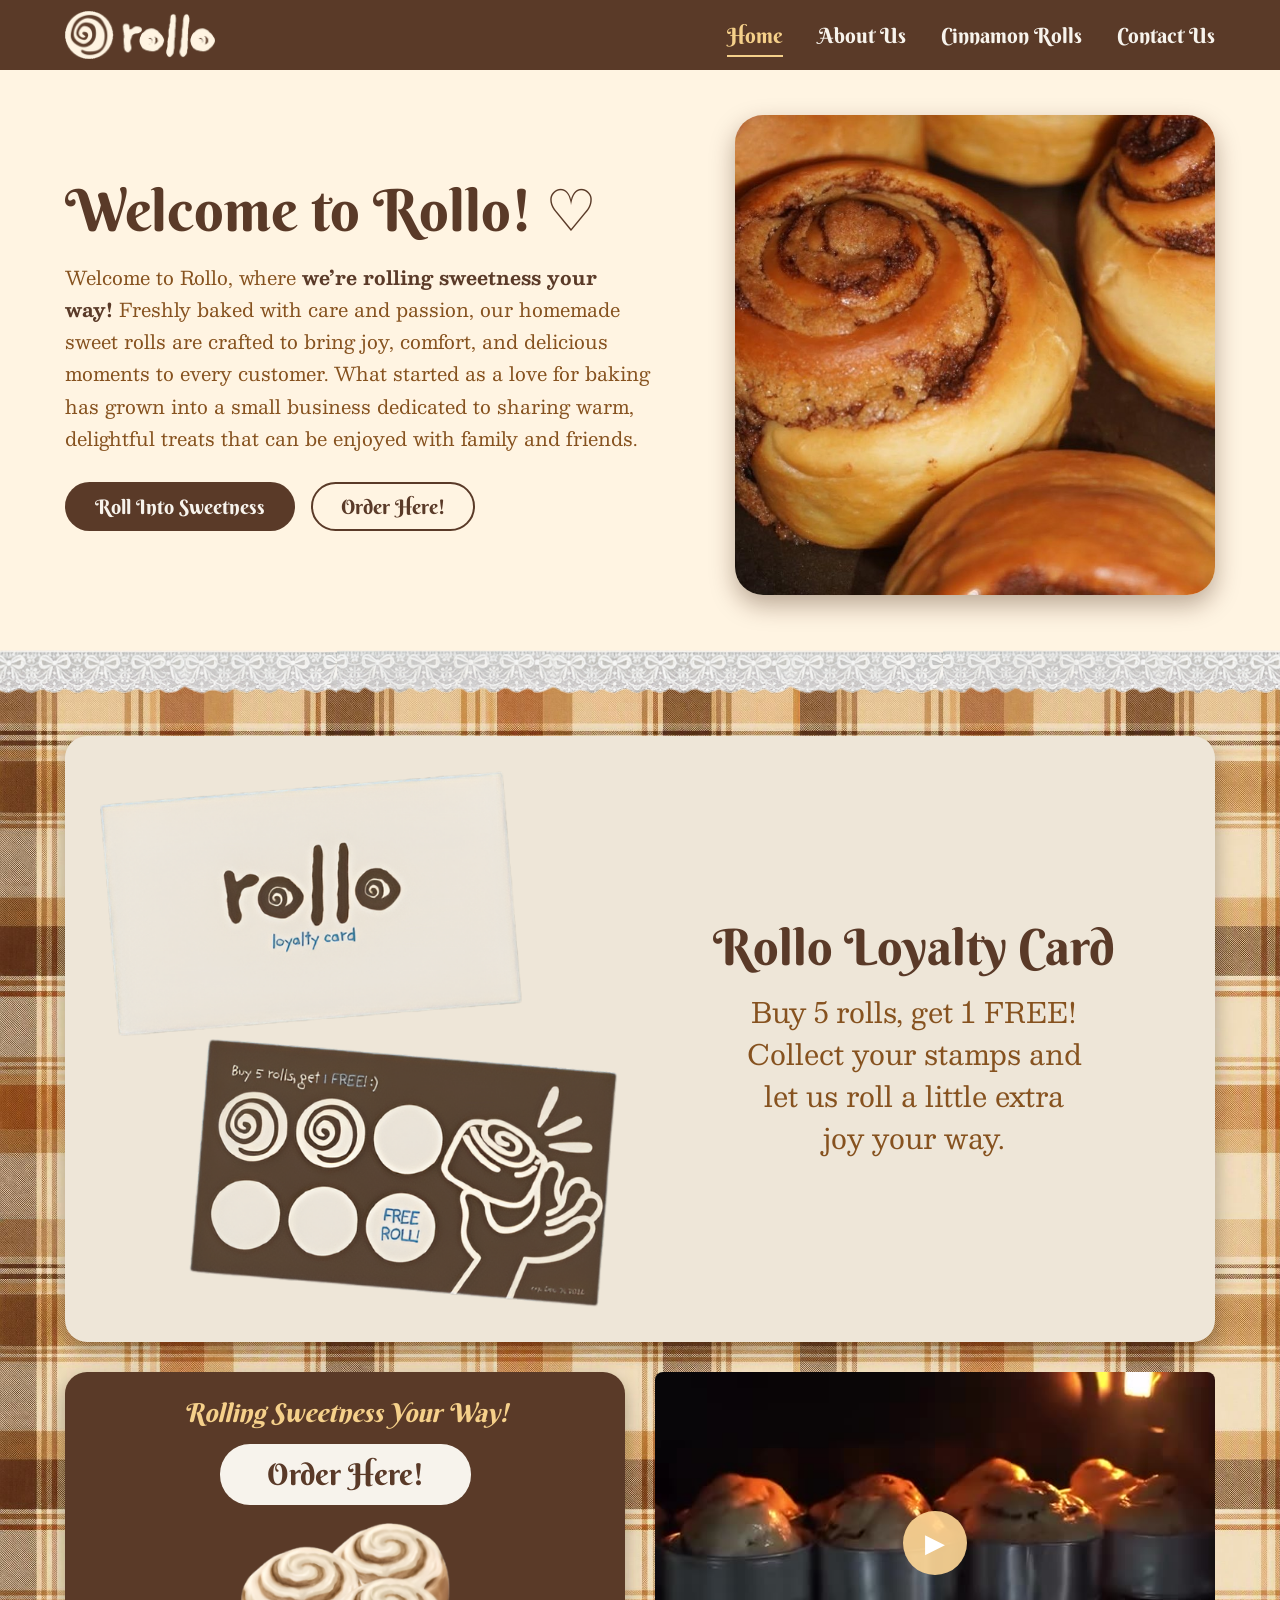
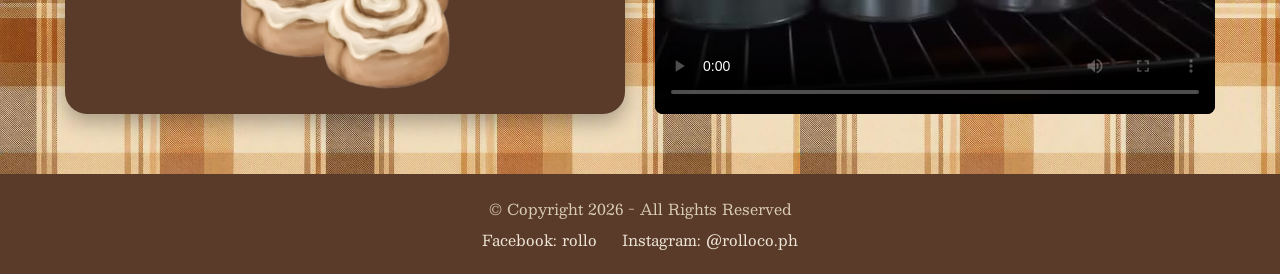
<file: index.html>
<!DOCTYPE html>
<html lang="en">
<head>
  <meta charset="UTF-8">
  <meta name="viewport" content="width=device-width, initial-scale=1">
  <meta name="description" content="Rollo sells freshly baked homemade cinnamon rolls in Angeles City, Pampanga. Buy 5 rolls, get 1 FREE!">
  <title>Rollo | Homemade Cinnamon Rolls</title>
  <link rel="icon" href="favicon.ico" sizes="any">
  <link rel="icon" type="image/png" sizes="32x32" href="images/favicon-32.png">
  <link rel="icon" type="image/png" sizes="16x16" href="images/favicon-16.png">
  <link rel="apple-touch-icon" href="images/apple-touch-icon.png">
  <link href="https://fonts.googleapis.com/css2?family=Berkshire+Swash&family=Besley:ital,wght@0,400;0,700;1,400&display=swap" rel="stylesheet">
  <link rel="stylesheet" href="style.css">
</head>
<body>

  <!-- HEADER: logo and navigation -->
  <header>
    <div class="header-box">
      <a href="index.html"><img class="logo" src="images/logo.png" alt="Rollo logo"></a>

      <!-- hamburger button (tablet and mobile) -->
      <button id="menuButton" class="menu-button" type="button" aria-label="Menu">
        <span></span>
        <span></span>
        <span></span>
      </button>

      <nav id="menu" class="menu">
        <ul>
        <li><a href="index.html" class="current">Home</a></li>
        <li><a href="about.html">About Us</a></li>
        <li><a href="cinnamon-rolls.html">Cinnamon Rolls</a></li>
        <li><a href="contact.html">Contact Us</a></li>
        </ul>
      </nav>
    </div>
  </header>


  <!-- HERO -->
  <section class="hero">
    <div class="hero-inner">
      <div class="hero-text">
        <h1>Welcome to Rollo! ♡</h1>
        <p>
          Welcome to Rollo, where <strong>we’re rolling sweetness your way!</strong>
          Freshly baked with care and passion, our homemade sweet rolls are crafted to
          bring joy, comfort, and delicious moments to every customer. What started as a
          love for baking has grown into a small business dedicated to sharing warm,
          delightful treats that can be enjoyed with family and friends.
        </p>
        <div class="hero-buttons">
          <a class="button dark-button" href="cinnamon-rolls.html">Roll Into Sweetness</a>
          <a class="button outline-button" href="order-form.html">Order Here!</a>
        </div>
      </div>
      <figure class="hero-photo">
        <img src="images/welcome-rolls.jpg" alt="Freshly baked cinnamon rolls">
      </figure>
    </div>
  </section>
  <div class="lace"></div>

  <!-- MAIN -->
  <main>
    <div class="box">

      <!-- Loyalty card -->
      <section class="card cream-card loyalty">
        <img src="images/loyalty-card.png" alt="Rollo loyalty card, front and back">
        <div class="loyalty-text">
          <h2>Rollo Loyalty Card</h2>
          <p>Buy 5 rolls, get 1 FREE!<br>Collect your stamps and<br>let us roll a little extra<br>joy your way.</p>
        </div>
      </section>

      <div class="home-row">
      <!-- Order box -->
      <section class="card brown-card order-box">
        <h2 class="hidden">Order now</h2>
        <div class="text-side">
          <p>Rolling Sweetness Your Way!</p>
          <a class="button cream-button" href="order-form.html">Order Here!</a>
        </div>
        <img src="images/cta-rolls.png" alt="Iced cinnamon rolls">
      </section>

      <!-- Video -->
      <section class="video-box">
        <h2 class="hidden">Video</h2>
        <video id="video" controls poster="images/video-poster.jpg">
          <source src="videos/rollo-baking.mp4" type="video/mp4">
          Your browser does not support the video tag.
        </video>
        <button id="playButton" class="play-button" type="button" aria-label="Play video">&#9654;</button>
      </section>
      </div>

    </div>
  </main>

  <!-- FOOTER -->
  <footer>
    <p>© Copyright <span id="year">2026</span> - All Rights Reserved</p>
    <a href="https://www.facebook.com/" target="_blank">Facebook: rollo</a>
    <a href="https://www.instagram.com/rolloco.ph" target="_blank">Instagram: @rolloco.ph</a>
  </footer>

  <script src="script.js"></script>
</body>
</html>
</file>
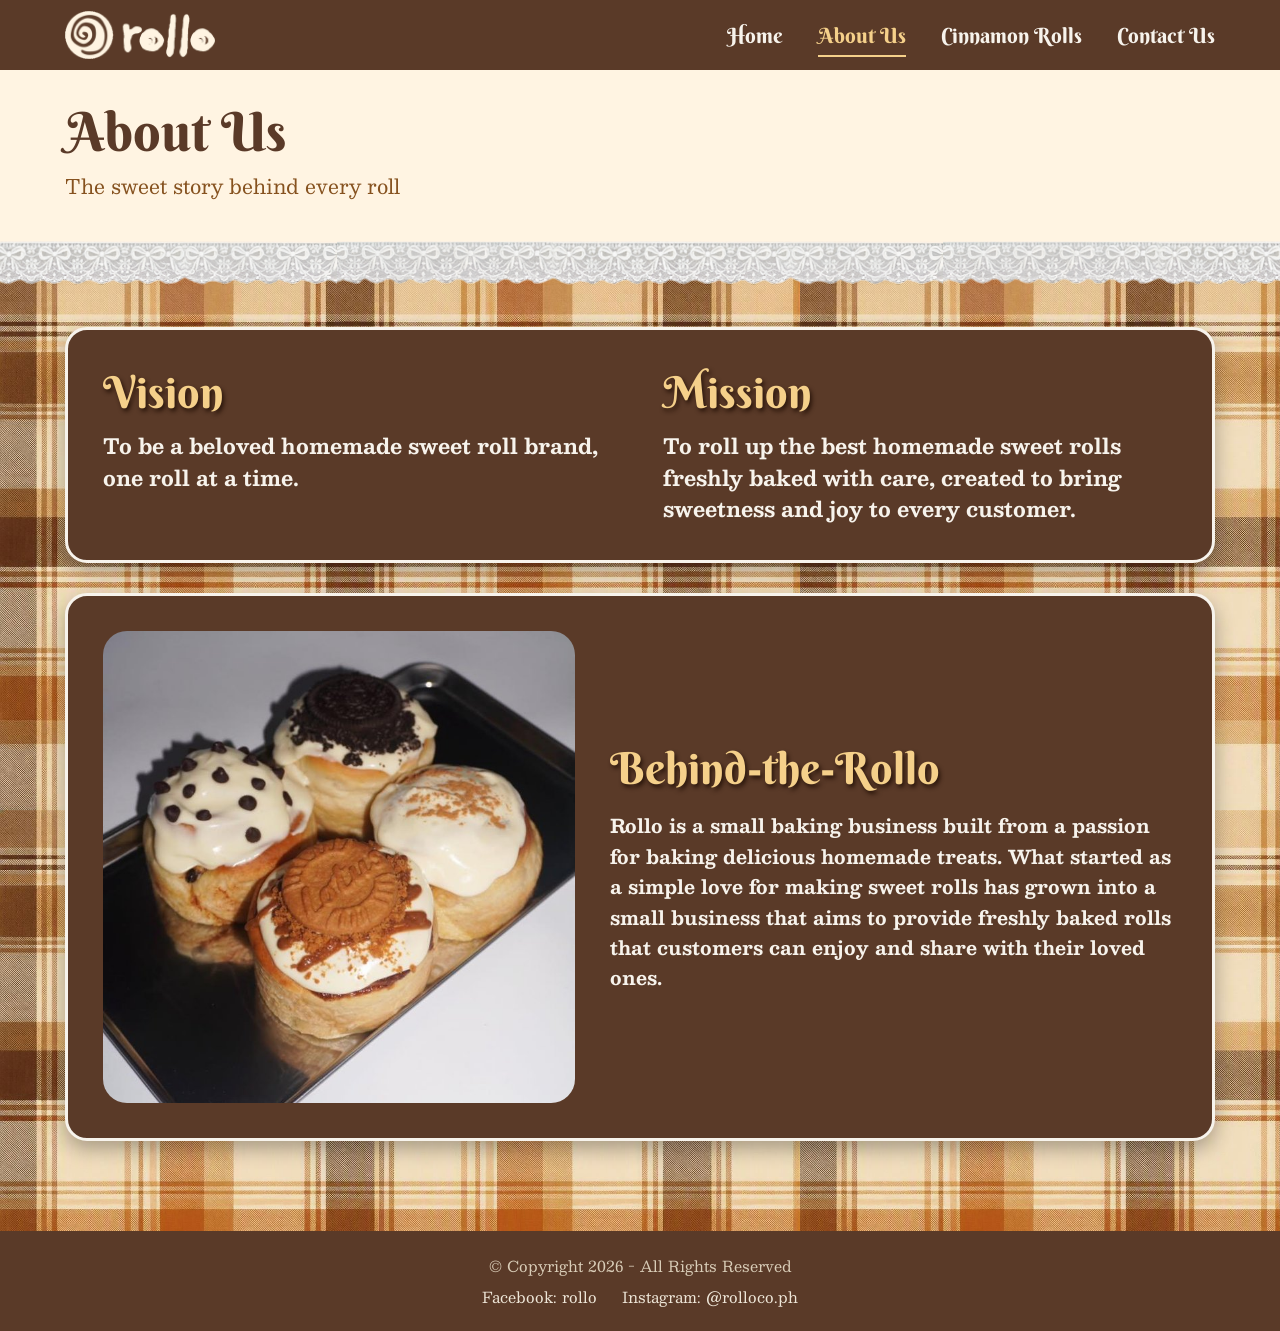
<file: about.html>
<!DOCTYPE html>
<html lang="en">
<head>
  <meta charset="UTF-8">
  <meta name="viewport" content="width=device-width, initial-scale=1">
  <meta name="description" content="Learn about the vision, mission and story behind Rollo homemade sweet rolls.">
  <title>About Us | Rollo</title>
  <link rel="icon" href="favicon.ico" sizes="any">
  <link rel="icon" type="image/png" sizes="32x32" href="images/favicon-32.png">
  <link rel="icon" type="image/png" sizes="16x16" href="images/favicon-16.png">
  <link rel="apple-touch-icon" href="images/apple-touch-icon.png">
  <link href="https://fonts.googleapis.com/css2?family=Berkshire+Swash&family=Besley:ital,wght@0,400;0,700;1,400&display=swap" rel="stylesheet">
  <link rel="stylesheet" href="style.css">
</head>
<body>

  <!-- HEADER: logo and navigation -->
  <header>
    <div class="header-box">
      <a href="index.html"><img class="logo" src="images/logo.png" alt="Rollo logo"></a>

      <!-- hamburger button (tablet and mobile) -->
      <button id="menuButton" class="menu-button" type="button" aria-label="Menu">
        <span></span>
        <span></span>
        <span></span>
      </button>

      <nav id="menu" class="menu">
        <ul>
        <li><a href="index.html">Home</a></li>
        <li><a href="about.html" class="current">About Us</a></li>
        <li><a href="cinnamon-rolls.html">Cinnamon Rolls</a></li>
        <li><a href="contact.html">Contact Us</a></li>
        </ul>
      </nav>
    </div>
  </header>


  <!-- PAGE TITLE BANNER -->
  <div class="banner">
    <div class="banner-inner">
      <h1>About Us</h1>
      <p>The sweet story behind every roll</p>
    </div>
  </div>
  <div class="lace"></div>

  <!-- MAIN -->
  <main>
    <div class="box">

      <!-- Vision and Mission -->
      <section class="card dark-card vision-box">
        <div>
          <h2>Vision</h2>
          <p>To be a beloved homemade sweet roll brand, one roll at a time.</p>
        </div>
        <div>
          <h2>Mission</h2>
          <p>To roll up the best homemade sweet rolls freshly baked with care, created to bring sweetness and joy to every customer.</p>
        </div>
      </section>

      <!-- Behind-the-Rollo -->
      <section class="card dark-card behind">
        <figure>
          <img src="images/behind-the-rollo.jpg" alt="Cinnamon rolls on a baking tray">
        </figure>
        <div class="behind-text">
          <h2>Behind-the-Rollo</h2>
          <p>Rollo is a small baking business built from a passion for baking delicious homemade treats. What started as a simple love for making sweet rolls has grown into a small business that aims to provide freshly baked rolls that customers can enjoy and share with their loved ones.</p>
        </div>
      </section>

    </div>
  </main>

  <!-- FOOTER -->
  <footer>
    <p>© Copyright <span id="year">2026</span> - All Rights Reserved</p>
    <a href="https://www.facebook.com/" target="_blank">Facebook: rollo</a>
    <a href="https://www.instagram.com/rolloco.ph" target="_blank">Instagram: @rolloco.ph</a>
  </footer>

  <script src="script.js"></script>
</body>
</html>
</file>
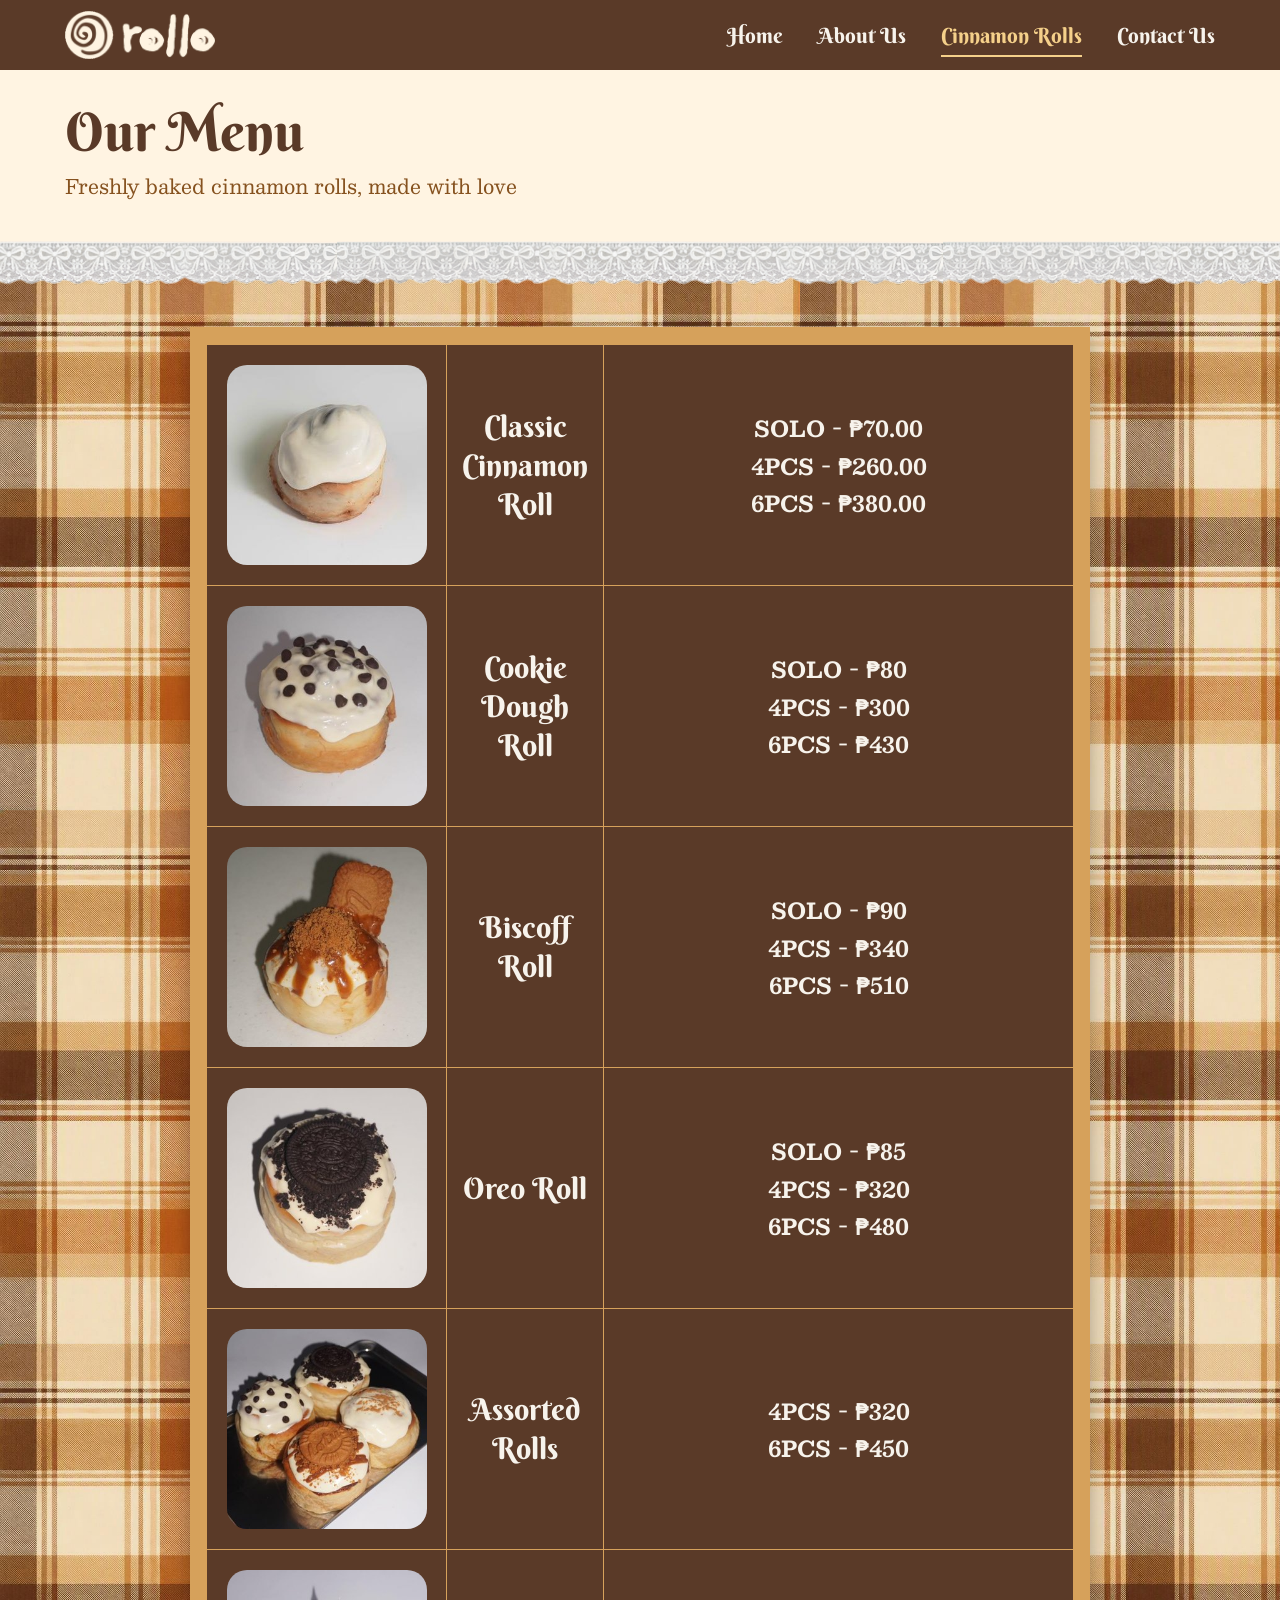
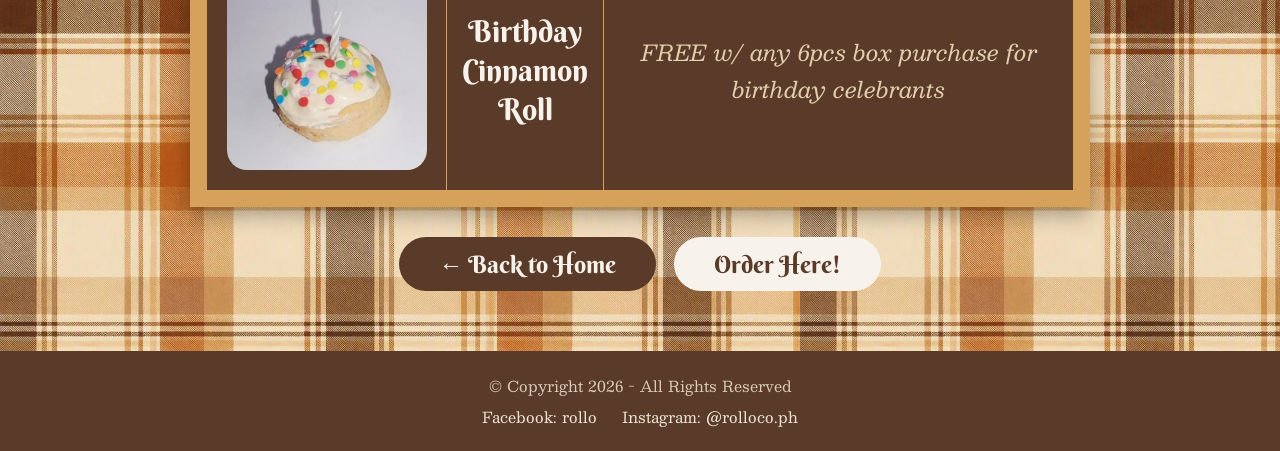
<file: cinnamon-rolls.html>
<!DOCTYPE html>
<html lang="en">
<head>
  <meta charset="UTF-8">
  <meta name="viewport" content="width=device-width, initial-scale=1">
  <meta name="description" content="See the Rollo menu: Classic, Cookie Dough, Biscoff, Oreo, Assorted and Birthday cinnamon rolls with prices.">
  <title>Cinnamon Rolls | Rollo</title>
  <link rel="icon" href="favicon.ico" sizes="any">
  <link rel="icon" type="image/png" sizes="32x32" href="images/favicon-32.png">
  <link rel="icon" type="image/png" sizes="16x16" href="images/favicon-16.png">
  <link rel="apple-touch-icon" href="images/apple-touch-icon.png">
  <link href="https://fonts.googleapis.com/css2?family=Berkshire+Swash&family=Besley:ital,wght@0,400;0,700;1,400&display=swap" rel="stylesheet">
  <link rel="stylesheet" href="style.css">
</head>
<body>

  <!-- HEADER: logo and navigation -->
  <header>
    <div class="header-box">
      <a href="index.html"><img class="logo" src="images/logo.png" alt="Rollo logo"></a>

      <!-- hamburger button (tablet and mobile) -->
      <button id="menuButton" class="menu-button" type="button" aria-label="Menu">
        <span></span>
        <span></span>
        <span></span>
      </button>

      <nav id="menu" class="menu">
        <ul>
        <li><a href="index.html">Home</a></li>
        <li><a href="about.html">About Us</a></li>
        <li><a href="cinnamon-rolls.html" class="current">Cinnamon Rolls</a></li>
        <li><a href="contact.html">Contact Us</a></li>
        </ul>
      </nav>
    </div>
  </header>


  <!-- PAGE TITLE BANNER -->
  <div class="banner">
    <div class="banner-inner">
      <h1>Our Menu</h1>
      <p>Freshly baked cinnamon rolls, made with love</p>
    </div>
  </div>
  <div class="lace"></div>

  <!-- MAIN -->
  <main>
    <div class="box">

      <section>
        <div class="menu-frame">
          <table class="menu-table">
            <caption class="hidden">Rollo cinnamon rolls and prices</caption>
          <tr>
            <td><img src="images/menu-classic.jpg" alt="Classic cinnamon roll"></td>
            <th scope="row" class="roll-name">Classic <br>Cinnamon <br>Roll</th>
            <td class="roll-price">SOLO - ₱70.00<br>4PCS - ₱260.00<br>6PCS - ₱380.00</td>
          </tr>
          <tr>
            <td><img src="images/menu-cookie-dough.jpg" alt="Cookie dough roll"></td>
            <th scope="row" class="roll-name">Cookie <br>Dough <br>Roll</th>
            <td class="roll-price">SOLO - ₱80<br>4PCS - ₱300<br>6PCS - ₱430</td>
          </tr>
          <tr>
            <td><img src="images/menu-biscoff.jpg" alt="Biscoff roll"></td>
            <th scope="row" class="roll-name">Biscoff <br>Roll</th>
            <td class="roll-price">SOLO - ₱90<br>4PCS - ₱340<br>6PCS - ₱510</td>
          </tr>
          <tr>
            <td><img src="images/menu-oreo.jpg" alt="Oreo roll"></td>
            <th scope="row" class="roll-name">Oreo Roll</th>
            <td class="roll-price">SOLO - ₱85<br>4PCS - ₱320<br>6PCS - ₱480</td>
          </tr>
          <tr>
            <td><img src="images/menu-assorted.jpg" alt="Assorted rolls"></td>
            <th scope="row" class="roll-name">Assorted <br>Rolls</th>
            <td class="roll-price">4PCS - ₱320<br>6PCS - ₱450</td>
          </tr>
          <tr>
            <td><img src="images/menu-birthday.jpg" alt="Birthday cinnamon roll"></td>
            <th scope="row" class="roll-name">Birthday <br>Cinnamon <br>Roll</th>
            <td class="roll-price free-note">FREE w/ any 6pcs box purchase for birthday celebrants</td>
          </tr>
          </table>
        </div>

        <div class="menu-order">
          <a class="button dark-button big-button" href="index.html">&#8592; Back to Home</a>
          <a class="button cream-button big-button" href="order-form.html">Order Here!</a>
        </div>
      </section>

    </div>
  </main>

  <!-- FOOTER -->
  <footer>
    <p>© Copyright <span id="year">2026</span> - All Rights Reserved</p>
    <a href="https://www.facebook.com/" target="_blank">Facebook: rollo</a>
    <a href="https://www.instagram.com/rolloco.ph" target="_blank">Instagram: @rolloco.ph</a>
  </footer>

  <script src="script.js"></script>
</body>
</html>
</file>
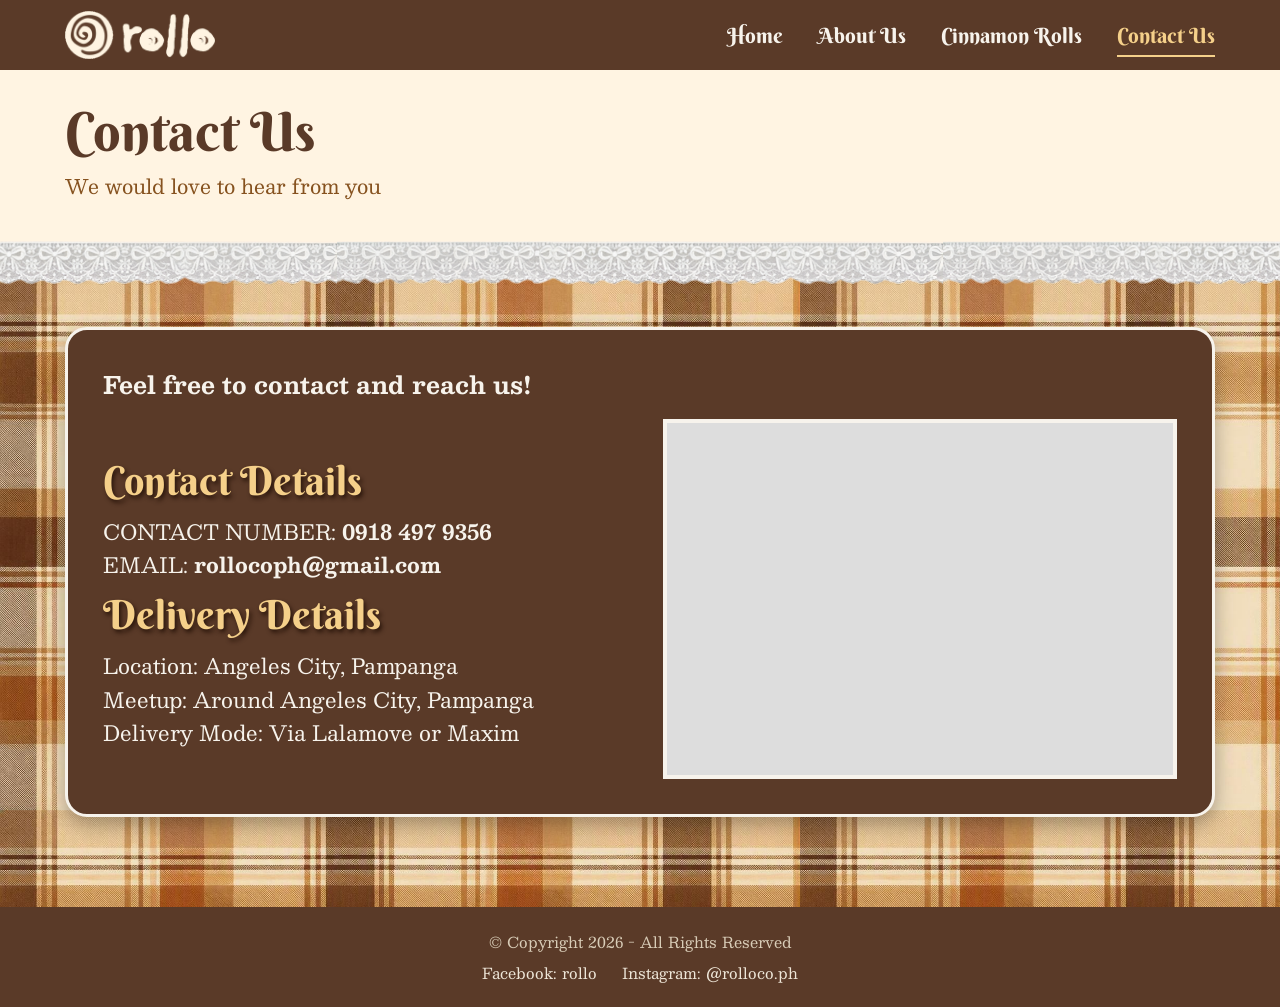
<file: contact.html>
<!DOCTYPE html>
<html lang="en">
<head>
  <meta charset="UTF-8">
  <meta name="viewport" content="width=device-width, initial-scale=1">
  <meta name="description" content="Contact Rollo and see delivery and meet-up details around Angeles City, Pampanga.">
  <title>Contact Us | Rollo</title>
  <link rel="icon" href="favicon.ico" sizes="any">
  <link rel="icon" type="image/png" sizes="32x32" href="images/favicon-32.png">
  <link rel="icon" type="image/png" sizes="16x16" href="images/favicon-16.png">
  <link rel="apple-touch-icon" href="images/apple-touch-icon.png">
  <link href="https://fonts.googleapis.com/css2?family=Berkshire+Swash&family=Besley:ital,wght@0,400;0,700;1,400&display=swap" rel="stylesheet">
  <link rel="stylesheet" href="style.css">
</head>
<body>

  <!-- HEADER: logo and navigation -->
  <header>
    <div class="header-box">
      <a href="index.html"><img class="logo" src="images/logo.png" alt="Rollo logo"></a>

      <!-- hamburger button (tablet and mobile) -->
      <button id="menuButton" class="menu-button" type="button" aria-label="Menu">
        <span></span>
        <span></span>
        <span></span>
      </button>

      <nav id="menu" class="menu">
        <ul>
        <li><a href="index.html">Home</a></li>
        <li><a href="about.html">About Us</a></li>
        <li><a href="cinnamon-rolls.html">Cinnamon Rolls</a></li>
        <li><a href="contact.html" class="current">Contact Us</a></li>
        </ul>
      </nav>
    </div>
  </header>


  <!-- PAGE TITLE BANNER -->
  <div class="banner">
    <div class="banner-inner">
      <h1>Contact Us</h1>
      <p>We would love to hear from you</p>
    </div>
  </div>
  <div class="lace"></div>

  <!-- MAIN -->
  <main>
    <div class="box">

      <section class="card dark-card contact-box">
        <p class="lead">Feel free to contact and reach us!</p>

        <div class="contact-info">
        <!-- contact details -->
        <address>
          <h2>Contact Details</h2>
          <p>CONTACT NUMBER: <a href="tel:+639184979356">0918 497 9356</a></p>
          <p>EMAIL: <a href="mailto:rollocoph@gmail.com">rollocoph@gmail.com</a></p>
        </address>

        <h2>Delivery Details</h2>
        <p>Location: Angeles City, Pampanga</p>
        <p>Meetup: Around Angeles City, Pampanga</p>
        <p>Delivery Mode: Via Lalamove or Maxim</p>
        </div>

        <!-- Map -->
        <div class="map">
          <iframe src="https://www.google.com/maps/embed?pb=!1m18!1m12!1m3!1d120018.79014007615!2d120.46351091451798!3d15.165467538383547!2m3!1f0!2f0!3f0!3m2!1i1024!2i768!4f13.1!3m3!1m2!1s0x3396f286eed2e61f%3A0x3ded82248ad9b436!2sAngeles%2C%20Pampanga!5e1!3m2!1sen!2sph!4v1792142129945!5m2!1sen!2sph" width="600" height="450" style="border:0;" allowfullscreen="" loading="lazy" referrerpolicy="strict-origin-when-cross-origin"></iframe>
        </div>
      </section>

    </div>
  </main>

  <!-- FOOTER -->
  <footer>
    <p>© Copyright <span id="year">2026</span> - All Rights Reserved</p>
    <a href="https://www.facebook.com/" target="_blank">Facebook: rollo</a>
    <a href="https://www.instagram.com/rolloco.ph" target="_blank">Instagram: @rolloco.ph</a>
  </footer>

  <script src="script.js"></script>
</body>
</html>
</file>
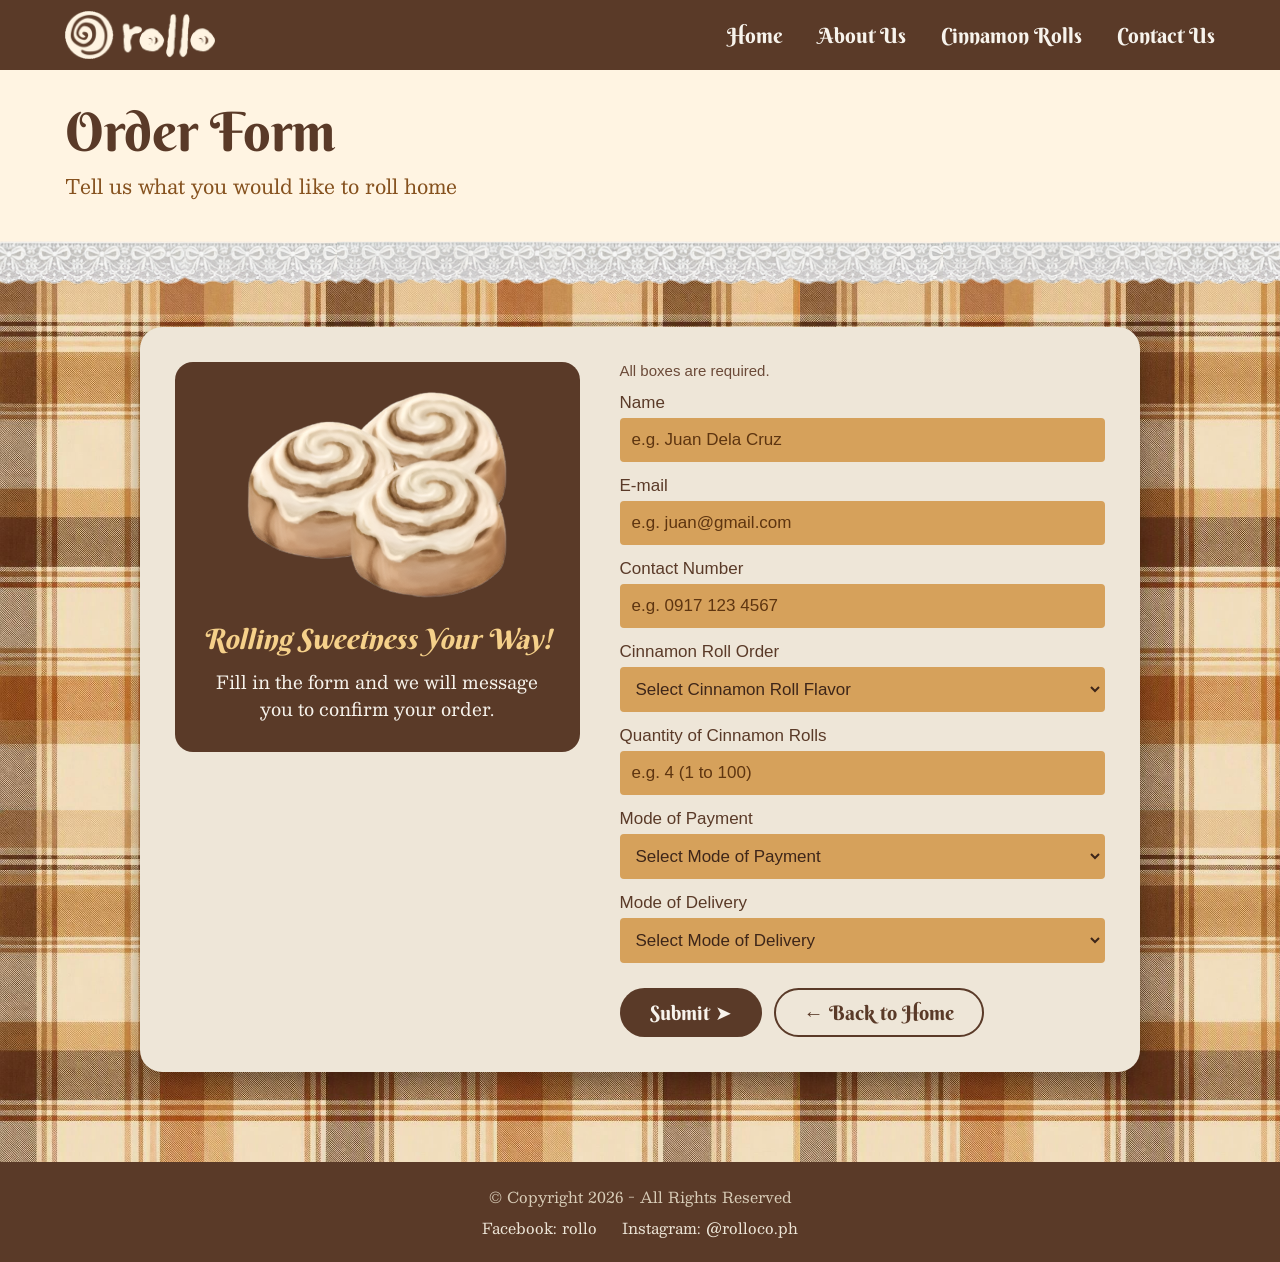
<file: order-form.html>
<!DOCTYPE html>
<html lang="en">
<head>
  <meta charset="UTF-8">
  <meta name="viewport" content="width=device-width, initial-scale=1">
  <meta name="description" content="Order your Rollo cinnamon rolls online.">
  <title>Order Form | Rollo</title>
  <link rel="icon" href="favicon.ico" sizes="any">
  <link rel="icon" type="image/png" sizes="32x32" href="images/favicon-32.png">
  <link rel="icon" type="image/png" sizes="16x16" href="images/favicon-16.png">
  <link rel="apple-touch-icon" href="images/apple-touch-icon.png">
  <link href="https://fonts.googleapis.com/css2?family=Berkshire+Swash&family=Besley:ital,wght@0,400;0,700;1,400&display=swap" rel="stylesheet">
  <link rel="stylesheet" href="style.css">
</head>
<body>

  <!-- HEADER: logo and navigation -->
  <header>
    <div class="header-box">
      <a href="index.html"><img class="logo" src="images/logo.png" alt="Rollo logo"></a>

      <!-- hamburger button (tablet and mobile) -->
      <button id="menuButton" class="menu-button" type="button" aria-label="Menu">
        <span></span>
        <span></span>
        <span></span>
      </button>

      <nav id="menu" class="menu">
        <ul>
        <li><a href="index.html">Home</a></li>
        <li><a href="about.html">About Us</a></li>
        <li><a href="cinnamon-rolls.html">Cinnamon Rolls</a></li>
        <li><a href="contact.html">Contact Us</a></li>
        </ul>
      </nav>
    </div>
  </header>


  <!-- PAGE TITLE BANNER -->
  <div class="banner">
    <div class="banner-inner">
      <h1>Order Form</h1>
      <p>Tell us what you would like to roll home</p>
    </div>
  </div>
  <div class="lace"></div>

  <!-- MAIN -->
  <main>
    <div class="box">

      <section class="card cream-card order-card">

        <!-- left side -->
        <aside class="order-side">
          <img src="images/cta-rolls.png" alt="Iced cinnamon rolls">
          <p class="side-title">Rolling Sweetness Your Way!</p>
          <p>Fill in the form and we will message you to confirm your order.</p>
        </aside>

        <div class="order-main">
        
        <form id="orderForm" action="https://formsubmit.co/rollocoph@gmail.com" method="POST" novalidate>

          <!-- settings for FormSubmit -->
          <input type="hidden" name="_subject" value="New Rollo Order!">
          <input type="hidden" name="_template" value="table">
          <input type="hidden" name="_captcha" value="false">

          <p class="form-note">All boxes are required.</p>

        <label for="name">Name</label>
        <input type="text" id="name" name="name" placeholder="e.g. Juan Dela Cruz" aria-describedby="name-error" autocomplete="name">
        <span class="error" id="name-error"></span>

        <label for="email">E-mail</label>
        <input type="text" id="email" name="email" placeholder="e.g. juan@gmail.com" aria-describedby="email-error" autocomplete="email">
        <span class="error" id="email-error"></span>

        <label for="contact">Contact Number</label>
        <input type="text" id="contact" name="contact" placeholder="e.g. 0917 123 4567" aria-describedby="contact-error" inputmode="tel" autocomplete="tel">
        <span class="error" id="contact-error"></span>

        <label for="roll">Cinnamon Roll Order</label>
        <select id="roll" name="roll" aria-describedby="roll-error">
          <option value="">Select Cinnamon Roll Flavor</option>
          <option>Classic Cinnamon Roll</option>
          <option>Cookie Dough Roll</option>
          <option>Biscoff Roll</option>
          <option>Oreo Roll</option>
          <option>Assorted Rolls</option>
          <option>Birthday Cinnamon Roll</option>
        </select>
        <span class="error" id="roll-error"></span>

        <label for="quantity">Quantity of Cinnamon Rolls</label>
        <input type="number" id="quantity" name="quantity" placeholder="e.g. 4 (1 to 100)" aria-describedby="quantity-error" min="1" max="100">
        <span class="error" id="quantity-error"></span>

        <label for="payment">Mode of Payment</label>
        <select id="payment" name="payment" aria-describedby="payment-error">
          <option value="">Select Mode of Payment</option>
          <option>GCash</option>
          <option>Maya</option>
          <option>Bank Transfer</option>
          <option>Cash on Meetup</option>
        </select>
        <span class="error" id="payment-error"></span>

        <label for="delivery">Mode of Delivery</label>
        <select id="delivery" name="delivery" aria-describedby="delivery-error">
          <option value="">Select Mode of Delivery</option>
          <option>Lalamove</option>
          <option>Maxim</option>
          <option>Meetup (Around Angeles City)</option>
        </select>
        <span class="error" id="delivery-error"></span>

          <p id="message" role="alert"></p>

          <div class="form-button">
            <button type="submit" id="submitButton" class="button dark-button">Submit &#10148;</button>
            <a class="button outline-button" href="index.html">&#8592; Back to Home</a>
          </div>
        </form>

        <!-- shown after the order is sent -->
        <div id="thanks" class="thanks" hidden>
          <h2>Thank you!</h2>
          <p>Your order was sent. We will contact you soon to confirm it.</p>
          <div class="form-button">
            <a class="button dark-button" href="index.html">Back to Home</a>
            <a class="button outline-button" href="cinnamon-rolls.html">See the Menu</a>
            <button type="button" id="orderAgain" class="button outline-button">Order Again</button>
          </div>
        </div>
        </div>
      </section>

    </div>
  </main>

  <!-- FOOTER -->
  <footer>
    <p>© Copyright <span id="year">2026</span> - All Rights Reserved</p>
    <a href="https://www.facebook.com/" target="_blank">Facebook: rollo</a>
    <a href="https://www.instagram.com/rolloco.ph" target="_blank">Instagram: @rolloco.ph</a>
  </footer>

  <script src="script.js"></script>
</body>
</html>
</file>
<file: style.css>
/* ==========================================================
   ROLLO WEBSITE - style.css
========================================================== */


* {
  box-sizing: border-box;
}

html {
  scroll-behavior: smooth;
}

body {
  margin: 0;
  font-family: "Besley", Georgia, serif;
  font-size: 18px;
  color: #5A3A28;
  background-color: #5A3A28;
  overflow-x: hidden;
}

img {
  max-width: 100%;
  height: auto;
}

h1, h2, h3, p, figure, address {
  margin: 0;
}

ul {
  list-style: none;
  margin: 0;
  padding: 0;
}

a {
  color: inherit;
}

/* text that only screen readers and search engines see */
.hidden {
  position: absolute;
  width: 1px;
  height: 1px;
  overflow: hidden;
  clip: rect(0 0 0 0);
}


/* ---------- HEADER AND NAVIGATION ---------- */

header {
  background-color: #5A3A28;
  height: 70px;
  position: sticky;
  top: 0;
  z-index: 100;
}

.header-box {
  width: 90%;
  max-width: 1150px;
  height: 70px;
  margin: 0 auto;
  display: flex;
  justify-content: space-between;
  align-items: center;
}

.logo {
  height: 48px;
  width: auto;
  display: block;
}

.menu ul {
  display: flex;
  gap: 35px;
}

.menu a {
  font-family: "Berkshire Swash", Georgia, serif;
  font-size: 21px;
  color: #F7F3EC;
  text-decoration: none;
  padding: 6px 0;
  border-bottom: 2px solid transparent;
}

.menu a:hover,
.menu a.current {
  color: #F5D08A;
  border-bottom: 2px solid #F5D08A;
}

/* hamburger button (hidden on desktop) */
.menu-button {
  display: none;
  width: 46px;
  height: 46px;
  background: none;
  border: none;
  cursor: pointer;
  position: relative;
}

.menu-button span {
  position: absolute;
  left: 9px;
  width: 28px;
  height: 3px;
  background-color: #F7F3EC;
  transition: all 0.3s;
}

.menu-button span:nth-child(1) { top: 14px; }
.menu-button span:nth-child(2) { top: 22px; }
.menu-button span:nth-child(3) { top: 30px; }

/* when the button has the class "open" it turns into an X */
.menu-button.open span:nth-child(1) {
  top: 22px;
  transform: rotate(45deg);
}
.menu-button.open span:nth-child(2) {
  opacity: 0;
}
.menu-button.open span:nth-child(3) {
  top: 22px;
  transform: rotate(-45deg);
}


/* ---------- BANNER, HERO AND LACE ---------- */

/* page title banner */
.banner {
  background-color: #FFF4E2;
  padding: 32px 0 38px 0;
}

.banner-inner {
  width: 90%;
  max-width: 1150px;
  margin: 0 auto;
}

.banner h1 {
  font-family: "Berkshire Swash", Georgia, serif;
  font-weight: normal;
  font-size: 54px;
  line-height: 1.1;
}

.banner p {
  font-size: 20px;
  color: #86521F;
  margin-top: 8px;
}

/* home page hero */
.hero {
  background-color: #FFF4E2;
  padding: 45px 0 55px 0;
}

.hero-inner {
  width: 90%;
  max-width: 1150px;
  margin: 0 auto;
  display: grid;
  grid-template-columns: 1.15fr 1fr;
  gap: 55px;
  align-items: center;
}

.hero-text h1 {
  font-family: "Berkshire Swash", Georgia, serif;
  font-weight: normal;
  font-size: 58px;
  line-height: 1.1;
  margin-bottom: 18px;
}

.hero-text p {
  font-size: 19px;
  line-height: 1.7;
  color: #86521F;
  margin-bottom: 28px;
}

.hero-text strong {
  color: #5A3A28;
}

.hero-buttons {
  display: flex;
  flex-wrap: wrap;
  gap: 16px;
}

.hero-photo img {
  display: block;
  width: 100%;
  max-width: 480px;
  aspect-ratio: 1 / 1;
  object-fit: cover;
  margin-left: auto;
  border-radius: 28px;
  box-shadow: 0 10px 25px rgba(60, 30, 10, 0.35);
}

.lace {
  height: 46px;
  background-image: url("images/lace.png");
  background-repeat: repeat-x;
  background-size: auto 46px;
  background-position: center top;
  position: relative;
  z-index: 2;
  margin-bottom: -10px;
}


/* ---------- MAIN AREA ---------- */

main {
  background-color: #D6A15B;
  background-image: url("images/plaid.jpg");
  background-size: 800px;
  padding: 50px 0 60px 0;
  min-height: 60vh;
}

.box {
  width: 90%;
  max-width: 1150px;
  margin: 0 auto;
}

.card {
  border-radius: 22px;
  padding: 35px;
  margin-bottom: 30px;
  box-shadow: 0 8px 20px rgba(0, 0, 0, 0.3);
}

.cream-card {
  background-color: #EEE6D8;
}

.brown-card {
  background-color: #5A3A28;
  color: #F7F3EC;
}

.dark-card {
  background-color: #5A3A28;
  color: #F7F3EC;
  border: 3px solid #F7F3EC;
}


/* ---------- BUTTONS ---------- */

.button {
  display: inline-block;
  font-family: "Berkshire Swash", Georgia, serif;
  font-size: 20px;
  text-decoration: none;
  border: 2px solid transparent;
  border-radius: 30px;
  padding: 10px 28px;
  cursor: pointer;
  transition: background-color 0.2s, color 0.2s, transform 0.2s, box-shadow 0.2s;
}

/* hover */
.button:hover {
  transform: translateY(-3px);
  box-shadow: 0 6px 14px rgba(0, 0, 0, 0.3);
}

.button:active {
  transform: translateY(0);
  box-shadow: none;
}

.button:disabled {
  opacity: 0.6;
  cursor: wait;
}

.dark-button {
  background-color: #5A3A28;
  color: #F7F3EC;
}

.dark-button:hover {
  background-color: #3E2619;
}

.cream-button {
  background-color: #F7F3EC;
  color: #5A3A28;
  font-size: 30px;
  padding: 10px 45px;
}

.cream-button:hover {
  background-color: white;
}

/* transparent button */
.outline-button {
  background-color: transparent;
  color: #5A3A28;
  border-color: #5A3A28;
}

.outline-button:hover {
  background-color: #5A3A28;
  color: #F7F3EC;
}

.big-button {
  font-size: 24px;
  padding: 10px 38px;
}

/* a clear outline when someone uses the keyboard (Tab key) */
a:focus-visible,
button:focus-visible,
input:focus-visible,
select:focus-visible {
  outline: 3px solid #A76332;
  outline-offset: 3px;
}

header a:focus-visible,
header button:focus-visible {
  outline-color: #F5D08A;
}


/* ---------- HOME PAGE ---------- */

/* the loyalty card */
.loyalty {
  display: flex;
  align-items: center;
  gap: 30px;
}

.loyalty img {
  width: 48%;
}

.loyalty-text {
  width: 52%;
  text-align: center;
}

.loyalty-text h2 {
  font-family: "Berkshire Swash", Georgia, serif;
  font-weight: normal;
  font-size: 50px;
  line-height: 1.15;
  margin-bottom: 15px;
}

.loyalty-text p {
  font-size: 28px;
  line-height: 1.5;
  color: #86521F;
}

/* order box and video */
.home-row {
  display: grid;
  grid-template-columns: 1fr 1fr;
  gap: 30px;
}

.home-row .card {
  margin-bottom: 0;
}

.order-box {
  display: flex;
  flex-direction: column;
  justify-content: center;
  align-items: center;
  gap: 18px;
  padding: 25px;
}

.order-box p {
  font-family: "Berkshire Swash", Georgia, serif;
  font-style: italic;
  font-size: 26px;
  color: #F5D08A;
  margin-bottom: 15px;
}

.order-box img {
  width: 210px;
}

.order-box .text-side {
  text-align: center;
}

.video-box {
  position: relative;
  background-color: black;
  border-radius: 8px;
  overflow: hidden;
  min-height: 320px;
}

.video-box video {
  width: 100%;
  height: 100%;
  min-height: 320px;
  object-fit: cover;
  display: block;
}

.play-button {
  position: absolute;
  top: 50%;
  left: 50%;
  margin-top: -32px;
  margin-left: -32px;
  width: 64px;
  height: 64px;
  border: none;
  border-radius: 50%;
  background-color: rgba(255, 215, 150, 0.9);
  color: white;
  font-size: 26px;
  cursor: pointer;
}

.play-button:hover {
  background-color: #FFD796;
}


/* ---------- ABOUT PAGE ---------- */

/* Vision and Mission */
.vision-box {
  display: grid;
  grid-template-columns: 1fr 1fr;
  gap: 45px;
  align-items: start;
}

.vision-box h2,
.behind-text h2 {
  font-family: "Berkshire Swash", Georgia, serif;
  font-weight: normal;
  font-size: 44px;
  color: #F5D08A;
  text-shadow: 2px 3px 4px rgba(30, 12, 4, 0.8);
}

.vision-box p {
  font-size: 21px;
  font-weight: bold;
  line-height: 1.5;
  margin-top: 10px;
}

/* Behind-the-Rollo */
.behind {
  display: grid;
  grid-template-columns: 5fr 6fr;
  gap: 35px;
  align-items: center;
}

.behind img {
  width: 100%;
  border-radius: 24px;
  display: block;
}

.behind-text {
  text-align: left;
}

.behind-text h2 {
  margin-bottom: 14px;
}

.behind-text p {
  font-size: 19px;
  font-weight: bold;
  line-height: 1.6;
}


/* ---------- MENU PAGE ---------- */

.menu-frame {
  width: 900px;
  max-width: 100%;
  margin: 0 auto;
  background-color: #D6A15B;
  padding: 16px;
  box-shadow: 0 8px 20px rgba(0, 0, 0, 0.3);
}

.menu-table {
  width: 100%;
  border-collapse: collapse;
  background-color: #5A3A28;
  color: #F7F3EC;
  border: 1px solid #D6A15B;
}

.menu-table td,
.menu-table th {
  border: 1px solid #D6A15B;
  padding: 20px 15px;
  text-align: center;
  font-weight: bold;
}

/* first column */
.menu-table td:first-child {
  width: 240px;
}

.menu-table img {
  width: 200px;
  height: auto;
  aspect-ratio: 1 / 1;
  object-fit: cover;
  border-radius: 20px;
  display: block;
  margin: 0 auto;
}

.menu-table .roll-name {
  font-family: "Berkshire Swash", Georgia, serif;
  font-weight: normal;
  font-size: 30px;
  line-height: 1.3;
}

.menu-table .roll-price {
  font-size: 22px;
  line-height: 1.7;
}

.menu-table .free-note {
  font-style: italic;
  font-weight: normal;
  color: #E3CFAE;
}

.menu-table tr:hover {
  background-color: #704620;
}

.menu-order {
  display: flex;
  justify-content: center;
  flex-wrap: wrap;
  gap: 18px;
  margin-top: 30px;
}


/* ---------- CONTACT PAGE ---------- */

.contact-box {
  display: grid;
  grid-template-columns: 1fr 1fr;
  gap: 15px 45px;
  align-items: center;
}

.contact-box .lead {
  grid-column: 1 / -1;
  font-size: 24px;
  font-weight: bold;
}

.contact-box h2 {
  font-family: "Berkshire Swash", Georgia, serif;
  font-weight: normal;
  font-size: 40px;
  color: #F5D08A;
  text-shadow: 2px 3px 4px rgba(30, 12, 4, 0.8);
  margin: 8px 0 10px 0;
}

.contact-box address {
  font-style: normal;
}

.contact-box p {
  font-size: 21px;
  line-height: 1.6;
}

.contact-box a {
  font-weight: bold;
  text-decoration: none;
}

.contact-box a:hover {
  color: #F5D08A;
  text-decoration: underline;
}

.map {
  width: 100%;
  height: 360px;
  border: 4px solid #F7F3EC;
  background-color: #DDDDDD;
}

.map iframe {
  width: 100%;
  height: 100%;
  border: none;
}


/* ---------- ORDER FORM PAGE ---------- */

/* left: picture panel, right: the form */
.order-card {
  max-width: 1000px;
  margin: 0 auto 30px auto;
  display: grid;
  grid-template-columns: 5fr 6fr;
  gap: 40px;
  align-items: start;
}

.order-side {
  background-color: #5A3A28;
  color: #F7F3EC;
  border-radius: 18px;
  padding: 30px 25px;
  text-align: center;
}

.order-side img {
  width: 100%;
  max-width: 260px;
}

.order-side .side-title {
  font-family: "Berkshire Swash", Georgia, serif;
  font-style: italic;
  font-size: 28px;
  line-height: 1.3;
  color: #F5D08A;
  margin: 15px 0 10px 0;
}

.order-side p {
  font-size: 18px;
  line-height: 1.5;
}

.order-main form {
  font-family: Arial, Helvetica, sans-serif;
}

.form-note {
  font-size: 15px;
  color: #6B4A38;
}

.order-card label {
  display: block;
  font-size: 17px;
  margin: 14px 0 5px 0;
}

.order-card input,
.order-card select {
  width: 100%;
  font-size: 17px;
  color: #3E2619;
  background-color: #D6A15B;
  border: 2px solid #D6A15B;
  border-radius: 4px;
  padding: 10px;
}

.order-card input::placeholder {
  color: #5E3510;
}

.order-card input:focus,
.order-card select:focus {
  border-color: #5A3A28;
}

/* red = something is wrong, green = box is OK */
.order-card .wrong {
  border-color: #B3261E;
  background-color: #F0C9A0;
}

.order-card .right {
  border-color: #2E7D32;
}

/* the small red text under each box */
.error {
  display: block;
  color: #B3261E;
  font-size: 15px;
  font-weight: bold;
  margin-top: 5px;
}

.error:empty {
  display: none;
}

.form-button {
  display: flex;
  flex-wrap: wrap;
  gap: 12px;
  margin-top: 25px;
}

.form-button .button {
  font-size: 20px;
}

#message {
  font-size: 17px;
  margin-top: 15px;
  color: #B3261E;
  font-weight: bold;
}

#message.good {
  color: #2E7D32;
}

/* thank you message after the order is sent */
.thanks {
  text-align: center;
  padding: 20px 0;
}

.thanks h2 {
  font-family: "Berkshire Swash", Georgia, serif;
  font-weight: normal;
  font-size: 44px;
  margin-bottom: 10px;
}

.thanks p {
  font-size: 19px;
  line-height: 1.5;
  color: #86521F;
}

.thanks .form-button {
  justify-content: center;
}

[hidden] {
  display: none !important;
}


/* ---------- FOOTER ---------- */

footer {
  background-color: #5A3A28;
  color: #D9CDB8;
  text-align: center;
  font-size: 15px;
  padding: 22px 15px;
}

footer p {
  margin-bottom: 6px;
}

footer a {
  color: #EEE6D8;
  text-decoration: none;
  margin: 0 10px;
}

footer a:hover {
  color: #F5D08A;
  text-decoration: underline;
}


/* ==========================================================
  RESPONSIVE (media queries)
========================================================== */

/* Large screens */
@media (min-width: 1920px) {
  body { font-size: 21px; }
  header, .header-box { height: 80px; }
  .header-box, .banner-inner, .hero-inner { max-width: 1400px; }
  .logo { height: 56px; }
  .menu a { font-size: 24px; }
  .box { max-width: 1400px; }
  .banner h1 { font-size: 64px; }
  .banner p { font-size: 23px; }
  .hero-text h1 { font-size: 70px; }
  .hero-text p { font-size: 22px; }
  .hero-photo img { max-width: 560px; }
  .lace { height: 55px; background-size: auto 55px; }
  main { background-size: 1100px; }
  .menu-frame { width: 1000px; }
  .menu-table td:first-child { width: 270px; }
  .menu-table img { width: 220px; }
  .menu-table .roll-name { font-size: 34px; }
  .menu-table .roll-price { font-size: 25px; }
  .order-card { max-width: 1150px; }
  .order-card label, .order-card input, .order-card select { font-size: 20px; }
  .contact-box p { font-size: 24px; }
  .map { height: 420px; }
  footer { font-size: 17px; }
}

/* Laptop */
@media (max-width: 1200px) {
  .hero-text h1 { font-size: 48px; }
  .hero-inner { gap: 35px; }
}

/* Tablet and mobile : hamburger menu */
@media (max-width: 1023px) {
  .menu-button {
    display: block;
  }

  /* the menu is hidden until the button is clicked */
  .menu {
    display: none;
    position: absolute;
    top: 70px;
    left: 0;
    width: 100%;
    background-color: #3E2619;
  }

  .menu.open {
    display: block;
  }

  .menu ul {
    display: block;
    padding: 10px 20px 20px 20px;
  }

  .menu a {
    display: block;
    font-size: 24px;
    padding: 14px 0;
    border-bottom: 1px solid #6B4A38;
  }

  .menu a:hover,
  .menu a.current {
    border-bottom: 1px solid #6B4A38;
  }

  main {
    background-size: 650px;
  }

  .hero-inner,
  .vision-box,
  .contact-box,
  .home-row,
  .order-card {
    grid-template-columns: 1fr;
  }

  .hero-photo img {
    margin: 0 auto;
  }

  .map {
    height: 300px;
  }
}

/* Mobile  */
@media (max-width: 767px) {
  header, .header-box { height: 60px; }
  .logo { height: 40px; }
  .menu { top: 60px; }

  .banner { padding: 24px 0 28px 0; text-align: center; }
  .banner h1 { font-size: 40px; }
  .banner p { font-size: 18px; }
  .hero { padding: 30px 0 38px 0; }
  .hero-text { text-align: center; }
  .hero-text h1 { font-size: 36px; }
  .hero-text p { font-size: 18px; }
  .hero-buttons { justify-content: center; }
  .lace { height: 34px; background-size: auto 34px; }

  main {
    padding: 30px 0 40px 0;
    background-size: 520px;
  }

  .card {
    padding: 25px 20px;
  }

  .vision-box,
  .contact-box {
    text-align: center;
    gap: 20px;
  }

  .behind {
    grid-template-columns: 1fr;
    text-align: center;
  }

  .behind img {
    max-width: 340px;
    margin: 0 auto;
  }

  .behind-text {
    text-align: center;
  }

  /* flexbox cards stack */
  .loyalty {
    flex-direction: column;
    text-align: center;
  }

  .loyalty img,
  .loyalty-text {
    width: 100%;
  }

  .loyalty-text h2 { font-size: 38px; }
  .loyalty-text p { font-size: 24px; }

  .video-box,
  .video-box video {
    min-height: 220px;
    height: 240px;
  }

  .vision-box h2,
  .behind-text h2 { font-size: 38px; }
  .contact-box h2 { font-size: 34px; }
  .contact-box p { font-size: 19px; }

  /* the picture panel */
  .order-side { order: 2; }
  .order-card { padding: 22px 18px; }
  .form-button { justify-content: center; }

  /* MENU TABLE on phones */
  .menu-frame { padding: 10px; }

  .menu-table,
  .menu-table tbody,
  .menu-table tr,
  .menu-table td,
  .menu-table th {
    display: block;
    width: 100%;
  }

  .menu-table tr {
    padding: 18px 12px 20px 12px;
    border-bottom: 1px solid #D6A15B;
  }

  .menu-table td,
  .menu-table th {
    border: none;
    padding: 6px 0;
  }

  .menu-table td:first-child { width: 100%; }

  .menu-table img {
    width: 100%;
    max-width: 280px;
  }

  .menu-table .roll-name { font-size: 28px; }
  .menu-table .roll-name br { display: none; }
  .menu-table .roll-price { font-size: 20px; }
}

/* Small phones */
@media (max-width: 420px) {
  .cream-button { font-size: 24px; padding: 10px 30px; }
  .big-button { font-size: 20px; padding: 10px 24px; }
  .hero-text h1 { font-size: 32px; }
}
</file>
